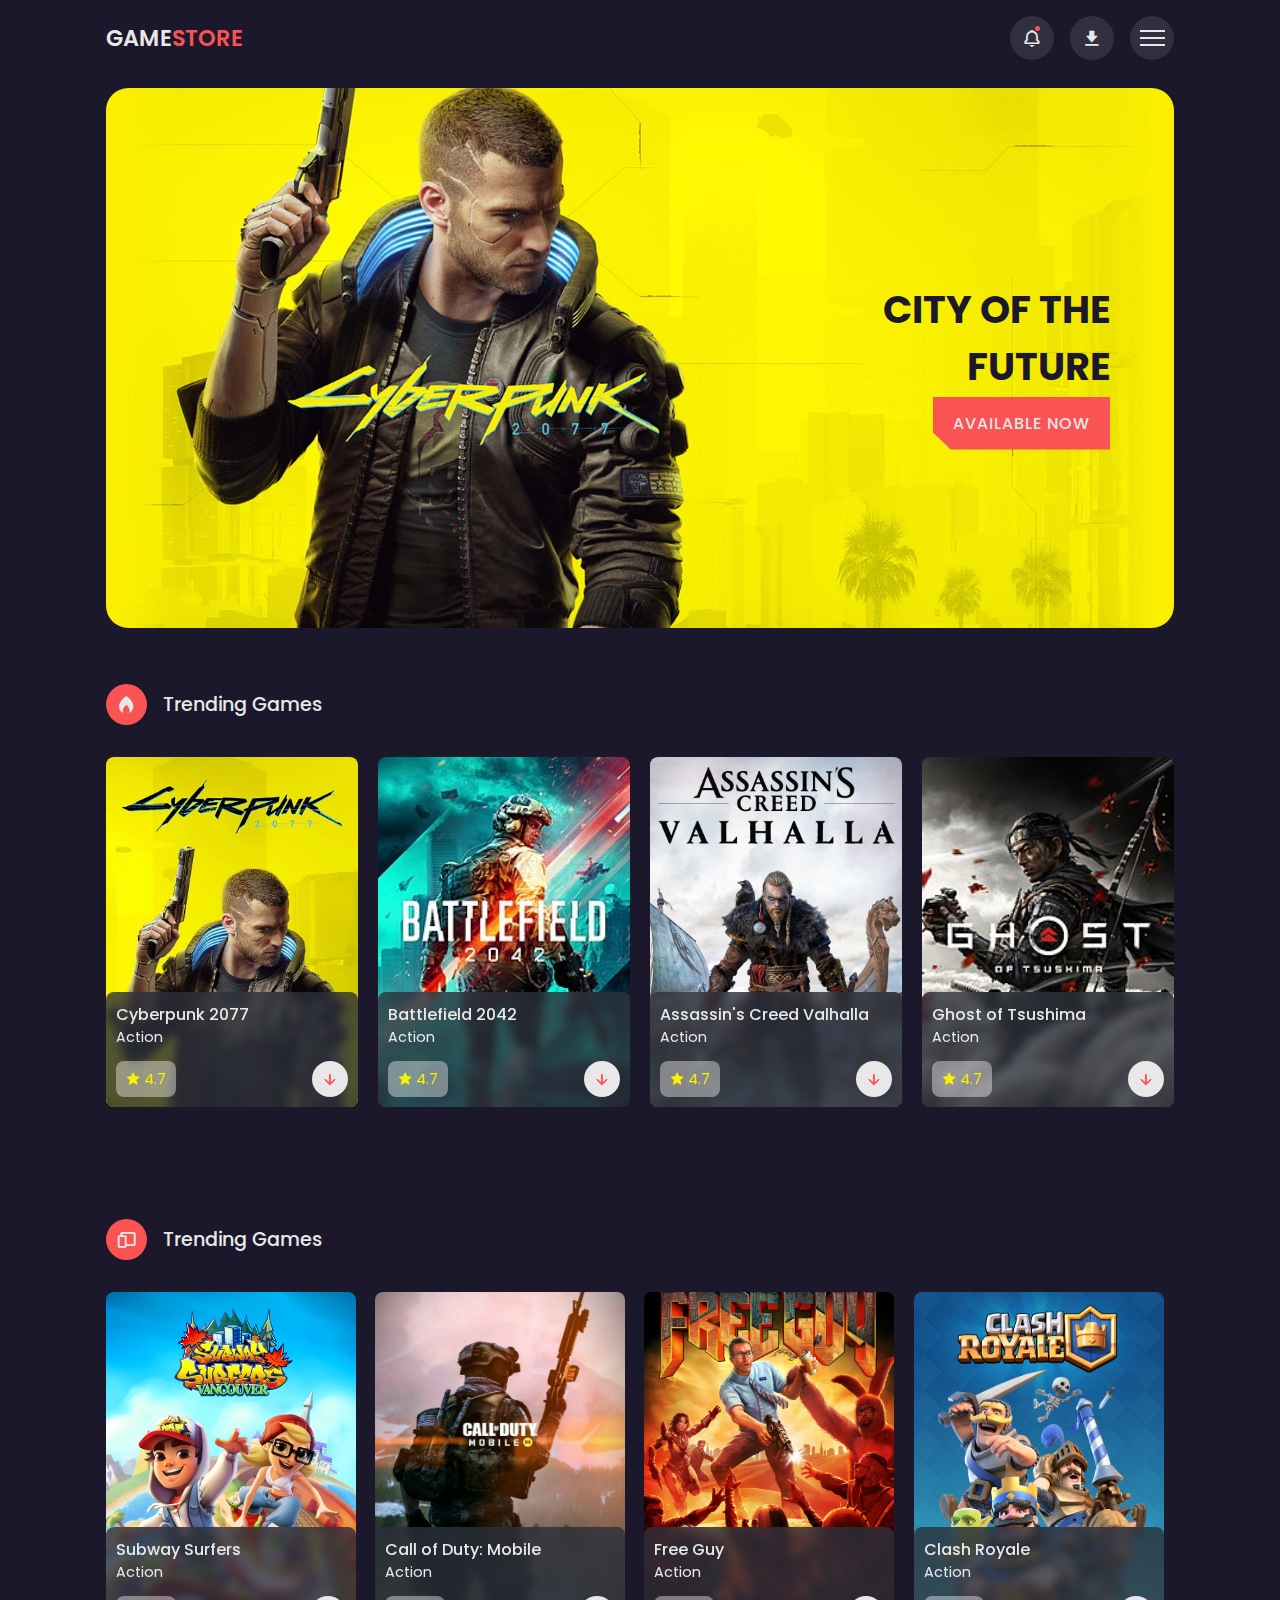
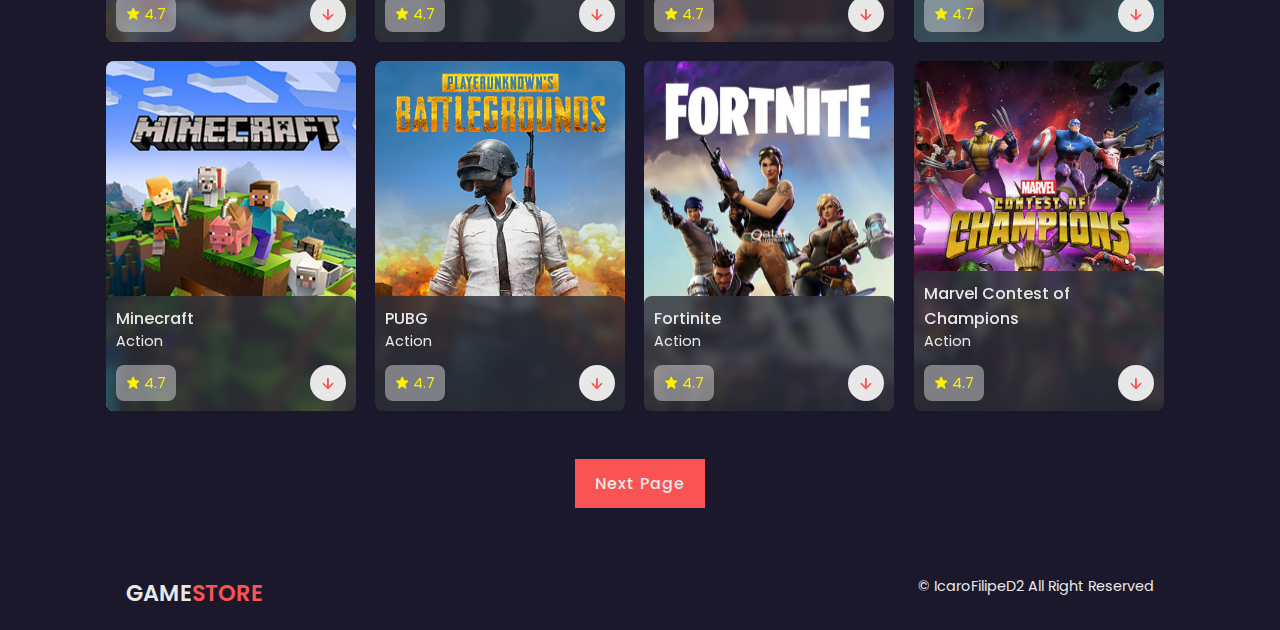
<file: Responsive Games/index.html>
<!DOCTYPE html>
<html lang="en">
<head>
    <meta charset="UTF-8">
    <meta http-equiv="X-UA-Compatible" content="IE=edge">
    <meta name="viewport" content="width=device-width, initial-scale=1.0">
    <title>Responsive Games Websites</title>
    <!-- Fav icon -->
    <link rel="shortcut icon" href="Img/fav.png" type="image/x-icon">

    <!-- Link to CSS -->
    <link rel="stylesheet" href="style.css">

    <!-- Box Icons -->
    <link href='https://unpkg.com/boxicons@2.1.4/css/boxicons.min.css' rel='stylesheet'>

    <!-- Swiper Css File -->
    <link rel="stylesheet" href="swiper-bundle.min.css">

</head>
<body>
    <!-- Custom Scroll Bar -->
    <div class="progress">
        <div class="progress-bar" id="scroll-bar"></div>
    </div>
    <!-- Header -->
    <header>
        <!-- Nav -->
        <div class="nav container">
            <!-- Logo -->
            <a href="index.html" class="logo">Game<span>Store</span></a>
            <!-- Nav Icons -->
            <div class="nav-icons">
                <i class='bx bx-bell bx-tada' id="bell-icon"><span></span></i>
                <i class='bx bxs-download'></i>
                <div class="menu-icon">
                    <div class="line1"></div>
                    <div class="line2"></div>
                    <div class="line3"></div>
                </div>
            </div>
            <!-- Menu -->
            <div class="menu">
                <img src="Img/menu.png" alt="">
                <div class="navbar">
                    <li><a href="#index.html">Home</a></li>
                    <li><a href="#trending">Trending</a></li>
                    <li><a href="#new">New Games</a></li>
                    <li><a href="#action">Action Games</a></li>
                    <li><a href="#contact">Contact Us</a></li>
                </div>
            </div>
            <!-- Notification -->
            <div class="notification">
                <div class="notification-box">
                    <i class='bx bxs-check-circle'></i>
                    <p>Congratulation, Your game download successfully.</p>
                </div>
                <div class="notification-box box-color">
                    <i class='bx bxs-x-circle'></i>
                    <p>Could not apply changes.</p>
                </div>
            </div>

        </div>
    </header>
    <!-- Home Section Start -->
    <section class="home container" id="home">
        <img src="Img/home.png" alt="">
        <div class="home-text">
            <h1>CITY OF THE <br> FUTURE</h1>
            <a href="#" class="btn">Available Now</a>
        </div>
    </section>
    <!-- Home Section End -->
    
    <!-- Trending Section Start -->
        <section class="trending container" id="trending">
            <div class="heading">
                <i class='bx bxs-flame'></i>
                <h2>Trending Games</h2>
            </div>
            <!-- Content -->
            <div class="trending-content swiper">
                <div class="swiper-wrapper">
                    <!-- Slide 1 -->
                    <div class="swiper-slide">
                        <div class="box">
                            <img src="Img/trending1.webp" alt="">
                            <div class="box-text">
                                <h2>Cyberpunk 2077</h2>
                                <h3>Action</h3>
                                <div class="ranting-download">
                                    <div class="rating">
                                        <i class='bx bxs-star'></i>
                                        <span>4.7</span>
                                    </div>
                                    <a href="#" class="box-btn"><i class='bx bx-down-arrow-alt'></i></a>
                                </div>
                            </div>
                        </div>
                    </div>
                    <!-- Slide 2 -->
                    <div class="swiper-slide">
                        <div class="box">
                            <img src="Img/trending2.jpg" alt="">
                            <div class="box-text">
                                <h2>Battlefield 2042</h2>
                                <h3>Action</h3>
                                <div class="ranting-download">
                                    <div class="rating">
                                        <i class='bx bxs-star'></i>
                                        <span>4.7</span>
                                    </div>
                                    <a href="#" class="box-btn"><i class='bx bx-down-arrow-alt'></i></a>
                                </div>
                            </div>
                        </div>
                    </div>
                    <!-- Slide 3 -->
                    <div class="swiper-slide">
                        <div class="box">
                            <img src="Img/trending3.jpg" alt="">
                            <div class="box-text">
                                <h2>Assassin's Creed Valhalla</h2>
                                <h3>Action</h3>
                                <div class="ranting-download">
                                    <div class="rating">
                                        <i class='bx bxs-star'></i>
                                        <span>4.7</span>
                                    </div>
                                    <a href="#" class="box-btn"><i class='bx bx-down-arrow-alt'></i></a>
                                </div>
                            </div>
                        </div>
                    </div>
                    <!-- Slide 4 -->
                    <div class="swiper-slide">
                        <div class="box">
                            <img src="Img/trending4.jpg" alt="">
                            <div class="box-text">
                                <h2>Ghost of Tsushima</h2>
                                <h3>Action</h3>
                                <div class="ranting-download">
                                    <div class="rating">
                                        <i class='bx bxs-star'></i>
                                        <span>4.7</span>
                                    </div>
                                    <a href="#" class="box-btn"><i class='bx bx-down-arrow-alt'></i></a>
                                </div>
                            </div>
                        </div>
                    </div>
                    <!-- Slide 5 -->
                    <div class="swiper-slide">
                        <div class="box">
                            <img src="Img/trending5.png" alt="">
                            <div class="box-text">
                                <h2>Grand Theft Auto V</h2>
                                <h3>Action</h3>
                                <div class="ranting-download">
                                    <div class="rating">
                                        <i class='bx bxs-star'></i>
                                        <span>4.7</span>
                                    </div>
                                    <a href="#" class="box-btn"><i class='bx bx-down-arrow-alt'></i></a>
                                </div>
                            </div>
                        </div>
                    </div>
                    <!-- Slide 6 -->
                    <div class="swiper-slide">
                        <div class="box">
                            <img src="Img/trending6.jpg" alt="">
                            <div class="box-text">
                                <h2>Dying Light 2</h2>
                                <h3>Action</h3>
                                <div class="ranting-download">
                                    <div class="rating">
                                        <i class='bx bxs-star'></i>
                                        <span>4.7</span>
                                    </div>
                                    <a href="#" class="box-btn"><i class='bx bx-down-arrow-alt'></i></a>
                                </div>
                            </div>
                        </div>
                    </div>
                    <!-- Slide 7 -->
                    <div class="swiper-slide">
                        <div class="box">
                            <img src="Img/trending7.png" alt="">
                            <div class="box-text">
                                <h2>Halo Infinite</h2>
                                <h3>Action</h3>
                                <div class="ranting-download">
                                    <div class="rating">
                                        <i class='bx bxs-star'></i>
                                        <span>4.7</span>
                                    </div>
                                    <a href="#" class="box-btn"><i class='bx bx-down-arrow-alt'></i></a>
                                </div>
                            </div>
                        </div>
                    </div>
                    <!-- Slide 8 -->
                    <div class="swiper-slide">
                        <div class="box">
                            <img src="Img/trending8.png" alt="">
                            <div class="box-text">
                                <h2>Resident Evil Village</h2>
                                <h3>Action</h3>
                                <div class="ranting-download">
                                    <div class="rating">
                                        <i class='bx bxs-star'></i>
                                        <span>4.7</span>
                                    </div>
                                    <a href="#" class="box-btn"><i class='bx bx-down-arrow-alt'></i></a>
                                </div>
                            </div>
                        </div>
                    </div>
                </div>
                

            </div>
        </section>
    <!-- Trending Section End -->
    <!-- New Section Start -->
    <section class="new container" id="new">
        <div class="heading">
            <i class='bx bx-devices'></i>
            <h2>Trending Games</h2>
        </div>
        <!-- Content -->
        <div class="new-content">
            <!-- Box 1 -->
            <div class="box">
                <img src="Img/new1.jpg" alt="">
                <div class="box-text">
                    <h2>Subway Surfers</h2>
                    <h3>Action</h3>
                    <div class="ranting-download">
                        <div class="rating">
                            <i class='bx bxs-star'></i>
                            <span>4.7</span>
                        </div>
                        <a href="download.html" class="box-btn"><i class='bx bx-down-arrow-alt'></i></a>
                    </div>
                </div>
            </div>
            <!-- Box 2 -->
            <div class="box">
                <img src="Img/new2.jpg" alt="">
                <div class="box-text">
                    <h2>Call of Duty: Mobile</h2>
                    <h3>Action</h3>
                    <div class="ranting-download">
                        <div class="rating">
                            <i class='bx bxs-star'></i>
                            <span>4.7</span>
                        </div>
                        <a href="#" class="box-btn"><i class='bx bx-down-arrow-alt'></i></a>
                    </div>
                </div>
            </div>
            <!-- Box 3 -->
            <div class="box">
                <img src="Img/new3.jpg" alt="">
                <div class="box-text">
                    <h2>Free Guy</h2>
                    <h3>Action</h3>
                    <div class="ranting-download">
                        <div class="rating">
                            <i class='bx bxs-star'></i>
                            <span>4.7</span>
                        </div>
                        <a href="#" class="box-btn"><i class='bx bx-down-arrow-alt'></i></a>
                    </div>
                </div>
            </div>
            <!-- Box 4 -->
            <div class="box">
                <img src="Img/new4.jpg" alt="">
                <div class="box-text">
                    <h2>Clash Royale</h2>
                    <h3>Action</h3>
                    <div class="ranting-download">
                        <div class="rating">
                            <i class='bx bxs-star'></i>
                            <span>4.7</span>
                        </div>
                        <a href="#" class="box-btn"><i class='bx bx-down-arrow-alt'></i></a>
                    </div>
                </div>
            </div>
            <!-- Box 5 -->
            <div class="box">
                <img src="Img/new5.png" alt="">
                <div class="box-text">
                    <h2>Minecraft</h2>
                    <h3>Action</h3>
                    <div class="ranting-download">
                        <div class="rating">
                            <i class='bx bxs-star'></i>
                            <span>4.7</span>
                        </div>
                        <a href="#" class="box-btn"><i class='bx bx-down-arrow-alt'></i></a>
                    </div>
                </div>
            </div>
            <!-- Box 6 -->
            <div class="box">
                <img src="Img/new6.png" alt="">
                <div class="box-text">
                    <h2>PUBG</h2>
                    <h3>Action</h3>
                    <div class="ranting-download">
                        <div class="rating">
                            <i class='bx bxs-star'></i>
                            <span>4.7</span>
                        </div>
                        <a href="#" class="box-btn"><i class='bx bx-down-arrow-alt'></i></a>
                    </div>
                </div>
            </div>
            <!-- Box 7 -->
            <div class="box">
                <img src="Img/new7.png" alt="">
                <div class="box-text">
                    <h2>Fortinite</h2>
                    <h3>Action</h3>
                    <div class="ranting-download">
                        <div class="rating">
                            <i class='bx bxs-star'></i>
                            <span>4.7</span>
                        </div>
                        <a href="#" class="box-btn"><i class='bx bx-down-arrow-alt'></i></a>
                    </div>
                </div>
            </div>
            <!-- Box 8 -->
            <div class="box">
                <img src="Img/new8.jpg" alt="">
                <div class="box-text">
                    <h2>Marvel Contest of Champions</h2>
                    <h3>Action</h3>
                    <div class="ranting-download">
                        <div class="rating">
                            <i class='bx bxs-star'></i>
                            <span>4.7</span>
                        </div>
                        <a href="#" class="box-btn"><i class='bx bx-down-arrow-alt'></i></a>
                    </div>
                </div>
            </div>
        </div>
        <div class="next-page">
            <a href="#">Next Page</a>
        </div>
    </section>
    <!-- New Section End -->
    <!-- Copyright -->
    <div class="copyright container">
        <a href="#" class="logo">Game<span>Store</span></a>
        <p>&#169; IcaroFilipeD2 All Right Reserved</p>
    </div>



    <!-- Link Swiper File -->
    <script src="swiper-bundle.min.js"></script>
    <!-- Link to Js-->
    <script src="main.js"></script>
</body>
</html>
</file>
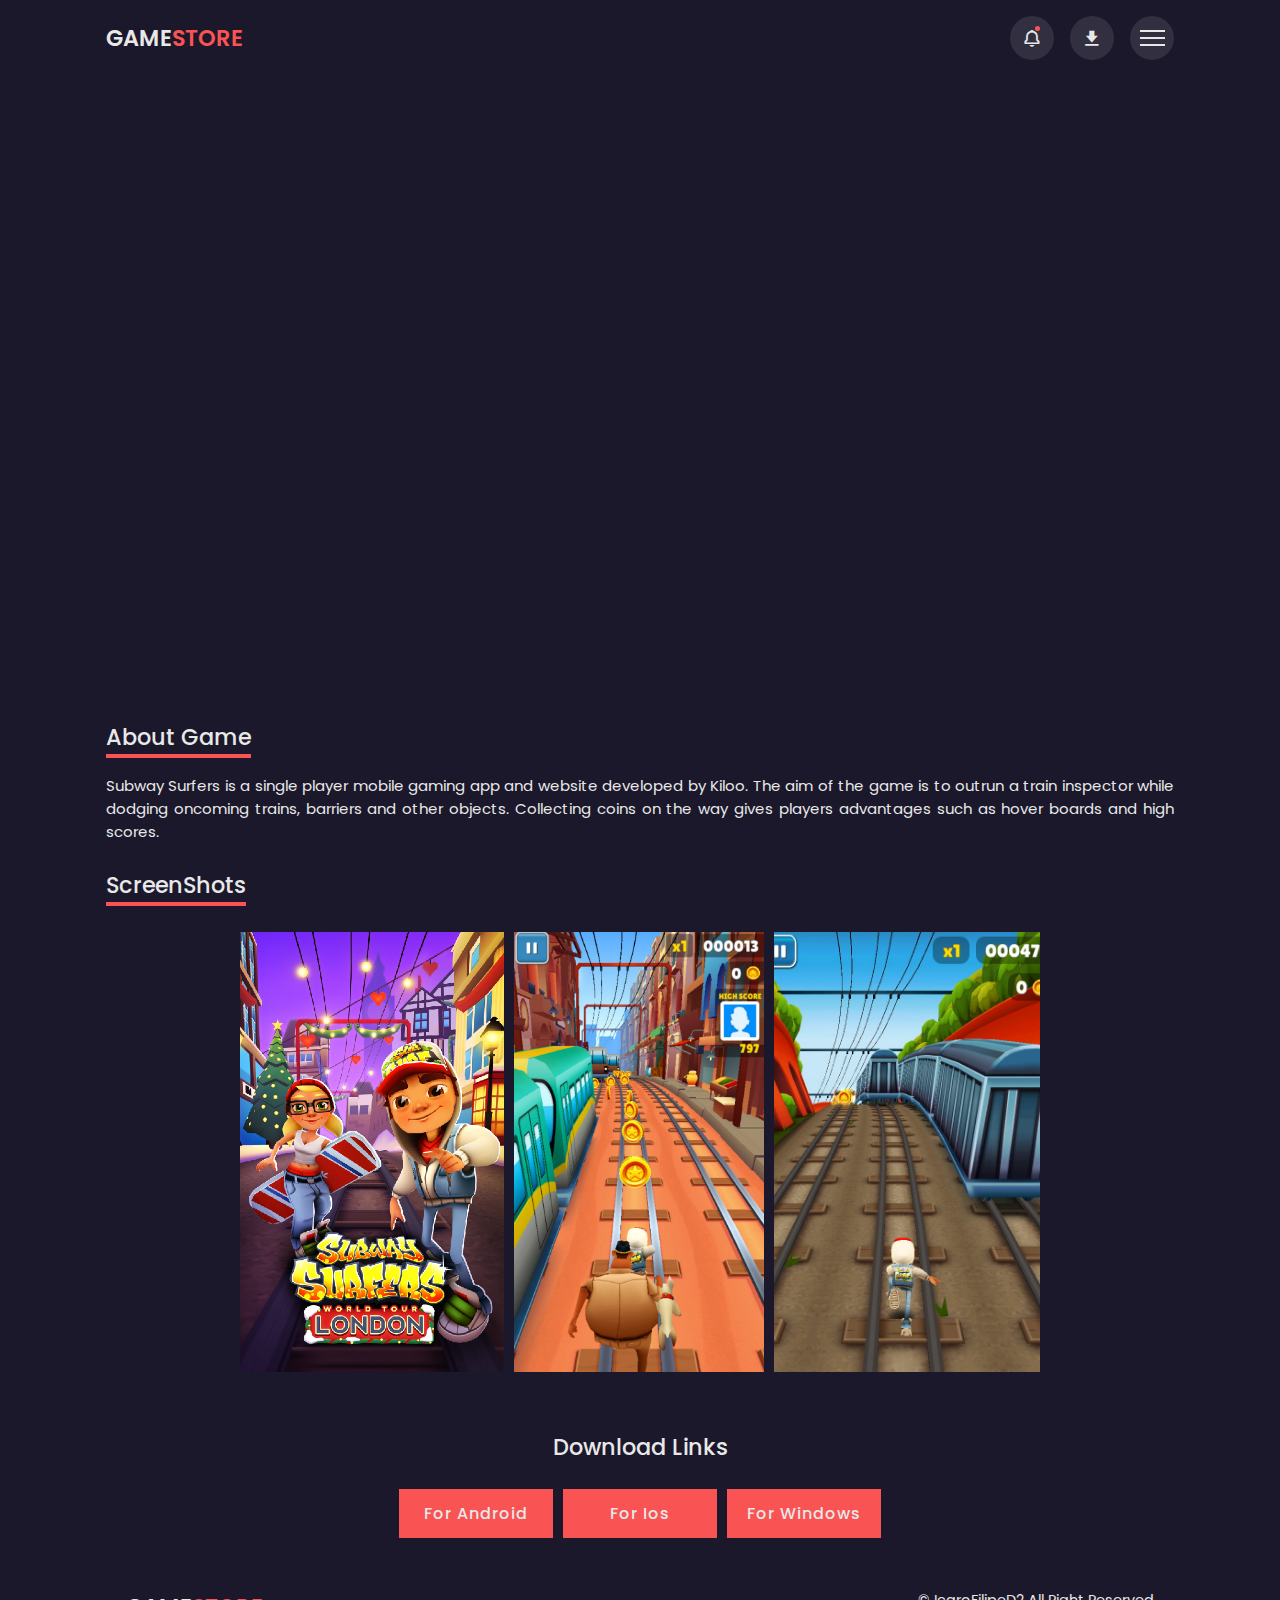
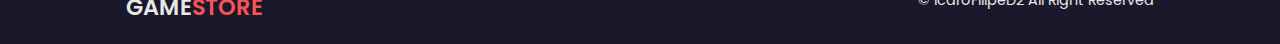
<file: Responsive Games/download.html>
<!DOCTYPE html>
<html lang="en">
<head>
    <meta charset="UTF-8">
    <meta http-equiv="X-UA-Compatible" content="IE=edge">
    <meta name="viewport" content="width=device-width, initial-scale=1.0">
    <title>Download Page</title>
    <!-- Fav icon -->
    <link rel="shortcut icon" href="Img/fav.png" type="image/x-icon">

    <!-- Link to CSS -->
    <link rel="stylesheet" href="style.css">

    <!-- Box Icons -->
    <link href='https://unpkg.com/boxicons@2.1.4/css/boxicons.min.css' rel='stylesheet'>

    <!-- Swiper Css File -->
    <link rel="stylesheet" href="swiper-bundle.min.css">

</head>
<body>
    <!-- Custom Scroll Bar -->
    <div class="progress">
        <div class="progress-bar" id="scroll-bar"></div>
    </div>
    <!-- Header -->
    <header>
        <!-- Nav -->
        <div class="nav container">
            <!-- Logo -->
            <a href="index.html" class="logo">Game<span>Store</span></a>
            <!-- Nav Icons -->
            <div class="nav-icons">
                <i class='bx bx-bell bx-tada' id="bell-icon"><span></span></i>
                <i class='bx bxs-download'></i>
                <div class="menu-icon">
                    <div class="line1"></div>
                    <div class="line2"></div>
                    <div class="line3"></div>
                </div>
            </div>
            <!-- Menu -->
            <div class="menu">
                <img src="Img/menu.png" alt="">
                <div class="navbar">
                    <li><a href="#index.html">Home</a></li>
                    <li><a href="#trending">Trending</a></li>
                    <li><a href="#new">New Games</a></li>
                    <li><a href="#action">Action Games</a></li>
                    <li><a href="#contact">Contact Us</a></li>
                </div>
            </div>
            <!-- Notification -->
            <div class="notification">
                <div class="notification-box">
                    <i class='bx bxs-check-circle'></i>
                    <p>Congratulation, Your game download successfully.</p>
                </div>
                <div class="notification-box box-color">
                    <i class='bx bxs-x-circle'></i>
                    <p>Could not apply changes.</p>
                </div>
            </div>

        </div>
    </header>
    <!-- Video -->
    <div class="video-container container">
        <iframe src="https://www.youtube.com/embed/fGy-x3H-nxU" title="Subway Surfers Official Trailer" frameborder="0" allow="accelerometer; autoplay; clipboard-write; encrypted-media; gyroscope; picture-in-picture; web-share; muted" allowfullscreen></iframe>
    </div>
    <!-- About -->
    <div class="about container">
        <h2>About Game</h2>
        <p>Subway Surfers is a single player mobile gaming app and website developed by Kiloo. The aim of the game is to outrun a train inspector while dodging oncoming trains, barriers and other objects. Collecting coins on the way gives players advantages such as hover boards and high scores.
        </p>
    </div>
    <!-- ScreenShot -->
    <div class="screenshots container">
        <h2>ScreenShots</h2>
        <div class="screenshots-content">
            <img src="Img/screenshots1.jpg" alt="">
            <img src="Img/screenshots2.jpg" alt="">
            <img src="Img/screenshots3.jpg" alt="">
        </div>
    </div>
    <!-- Download -->
    <div class="download">
        <h2>Download Links</h2>
        <div class="download-links">
            <a href="https://play.google.com/store/apps/details?id=com.kiloo.subwaysurf&hl=pt_BR&gl=US" target="_blank">For Android</a>
            <a href="https://apps.apple.com/br/app/subway-surfers/id512939461" target="_blank">For Ios</a>
            <a href="https://poki.com.br/g/subway-surfers?campaign=15295520281&adgroup=138441426628&extensionid=&targetid=aud-1419837971740:kwd-37349515165&location=1001566&matchtype=p&network=g&device=c&devicemodel=&creative=562424427280&keyword=subway%20surfers&placement=&target=&gclid=Cj0KCQiAorKfBhC0ARIsAHDzsluNy1pRmN42iJ8sKPcWl91Q1S_u4PrOXAYXFak9n53xsJes9-xeU7EaAtkoEALw_wcB" target="_blank">For Windows</a>
        </div>
    </div>
    
    <!-- Copyright -->
    <div class="copyright container">
        <a href="#" class="logo">Game<span>Store</span></a>
        <p>&#169; IcaroFilipeD2 All Right Reserved</p>
    </div>
    
    <!-- Link Swiper File -->
    <script src="swiper-bundle.min.js"></script>
    <!-- Link to Js-->
    <script src="main.js"></script>
</body>
</html>
</file>
<file: Responsive Games/style.css>
/* Google Fonts */
@import url('https://fonts.googleapis.com/css2?family=Poppins:wght@300;400;500;600;700;800&display=swap');

*{
    font-family: 'Poppins', sans-serif;
    margin: 0;
    padding: 0;
    scroll-behavior: smooth;
    box-sizing: border-box;
    list-style: none;
    text-decoration: none;
    scroll-padding-top: 2rem;
}
/* Variables */
:root {
    --main-color: #fa5353;
    /* Second Color Choice */
    /* --main-color: #0d81ec; */
    --dark-color: #1b182b;
    --light-color: #322f40;
    --text-color: hsl(0, 0%, 91%);
}
::selection {
    color: var(--text-color);
    background: var(--main-color);
}

section {
    padding: 4rem 0 3rem;
}

img {
    width: 100%;
}

body {
    color: var(--text-color);
    background: var(--dark-color);
}
.container {
    max-width: 1068px;
    margin: auto;
    width: 100%;
}
/* Header */
header {
    position: fixed;
    top: 0;
    left: 0;
    width: 100%;
    background: var(--dark-color);
    z-index: 100;
}

/* Nav */
.nav {
    display: flex;
    align-items: center;
    justify-content: center;
    padding: 16px 0;
}

/* Logo */
.logo {
    font-size: 1.4rem;
    font-weight: 600;
    color: var(--text-color);
    text-transform: uppercase;
    margin: 0 auto 0 0;
}

.logo span {
    color: var(--main-color);
}

/* Nav Icons */
.nav-icons {
    display: flex;
    align-items: center;
    column-gap: 1rem;
}

.nav-icons .bx {
    font-size: 20px;
    height: 44px;
    width: 44px;
    display: grid;
    place-items: center;
    color: var(--text-color);
    background: var(--light-color);
    border-radius: 50%;
    cursor: pointer;
}

#bell-icon {
    position: relative;
}

#bell-icon span {
    content: '';
    width: 5px;
    height: 5px;
    border-radius: 50%;
    background: var(--main-color);
    position: absolute;
    top: 10px;
    right: 14px;
}

/* Menu Icon */
.menu-icon {
    display: flex;
    flex-direction: column;
    align-items: center;
    justify-content: center;
    row-gap: 5px;
    height: 44px;
    width: 44px;
    border-radius: 50%;
    background: var(--light-color);
    cursor: pointer;
    z-index: 200;
    transition: 0.3s;
}

.menu-icon div {
    display: block;
    background: var(--text-color);
    height: 2px;
    width: 25px;
    transition: .3s;
}

.move .line1 {
    transform: rotate(-45deg) translate(-5px, 5px);
}

.move .line2 {
    opacity: 0;
}

.move .line3 {
    transform: rotate(45deg) translate(-5px, -5px);
}

/* Menu */
.menu {
    position: fixed;
    left: 0;
    top: 0;
    width: 100%;
    height: 100vh;
    background: rgba( 0, 0, 14, 0.9);
    z-index: 106;
    display: flex;
    align-items: center;
    justify-content: space-between;
    transition: 0.5s;
    clip-path: circle(0% at 100% 0%);
}

.menu.active {
    clip-path: circle(144% at 100% 0%);
}

.menu img {
    width: 700px;
}

.navbar {
    display: grid;
    row-gap: 1rem;
    text-align: right;
    padding-right: 2rem;
}

.navbar a {
    font-size: 1.6rem;
    color: var(--text-color);
    font-weight: 500;
    transition: .2s;
}

.navbar a:hover {
    border-bottom: 4px solid var(--main-color);
    font-size: 1.8rem;
}

/* Notification */
.notification {
    position: absolute;
    top: 110%;
    right: 5rem;
    background: var(--light-color);
    width: 300px;
    height: 350px;
    border-radius: 0.5rem;
    padding: 10px;
    display: flex;
    flex-direction: column;
    row-gap: 1rem;
    clip-path: circle(0% at 100% 0%);
}

.notification.active {
    clip-path: circle(144% at 100% 0%);
    transition: 0.3s;
}

.notification-box {
    display: flex;
    align-items: baseline;
    column-gap: 1rem;
    border-radius: 0.5rem;
    background: var(--dark-color);
    padding: 10px;
}

.notification-box .bx {
    color: #faf102;
}

.box-color {
    background: hsl( 0, 0%, 100%, 0.4);
}

.box-color .bx {
    color: var(--main-color);
}

/* Home */
.home {
    position: relative;
    min-height: 540px;
    display: flex;
    align-items: center;
    justify-content: flex-end;
    margin-top: 5rem;
}

.home img {
    position: absolute;
    width: 100%;
    height: 100%;
    object-fit: cover;
    border-radius: 1.4rem;
    z-index: -1;
}

.home-text {
    padding-right: 4rem;
    text-align: right;
}

.home-text h1 {
    font-size: 2.4rem;
    text-transform: uppercase;
    color: var(--dark-color);
    margin-bottom: 1rem;
}

.btn {
    background: var(--main-color);
    padding: 15px 20px;
    color: var(--text-color);
    text-transform: uppercase;
    font-size: 1rem;
    letter-spacing: 1px;
    font-weight: 500;
    clip-path: polygon(0 0, 100% 0%, 100% 100%, 10% 100%, 0% 68%);
}

.btn:hover {
    background: var(--light-color);
    transition: 0.3s all linear;
}

/* Heading */
.heading {
    display: flex;
    align-items: center;
    column-gap: 1rem;
    margin-bottom: 2rem;
}

.heading .bx {
    font-size: 21px;
    color: var(--text-color);
    background: var(--main-color);
    padding: 10px;
    border-radius: 5rem;
}

.heading h2 {
    font-size: 1.2rem;
    font-weight: 500;
}

.box {
    position: relative;
    width: 100%;
    height: 350px;
    border-radius: 0.5rem;
}

.box img {
    width: 100%;
    height: 100%;
    object-fit: cover;
    border-radius: 0.5rem;
}

.box .box-text {
    position: absolute;
    right: 0;
    left: 0;
    bottom: 0;
    padding: 10px;
    background: hsl(227, 14%, 20%, 0.8);
    backdrop-filter: blur(4px);
    border-radius: 0.5rem;
}

.box .box-text h2 {
    font-size: 1rem;
    font-weight: 500;
}

.box .box-text h3 {
    font-size: 0.9rem;
    font-weight: 400;
    margin-bottom: 0.8rem;
}

.ranting-download {
    display: flex;
    justify-content: space-between;
}

.rating {
    display: flex;
    align-items: center;
    column-gap: 4px;
    background: hsl(0, 0%, 100%, 0.4);
    padding: 4px 10px;
    border-radius: 0.5rem;
}

.rating .bx {
    color: #faf102;
    font-size: 0.9rem;
}

.rating span {
    color: #faf102;
    font-size: 0.9rem;
}

.box-btn .bx{
    padding: 8px;
    background: var(--text-color);
    border-radius: 5rem;
    color: var(--main-color);
    font-weight: 400;
    font-size: 20px;
}

.box-btn .bx:hover {
    background: var(--dark-color);
}

/* New */
.new-content {
    display: grid;
    grid-template-columns: repeat(auto-fit, minmax(240px, 250px));
    gap: 1.2rem;
}

.next-page {
    display: flex;
    justify-content: center;
    align-items: center;
    margin-top: 3rem;
}

.next-page a {
    background: var(--main-color);
    padding: 12px 20px;
    color: var(--text-color);
    letter-spacing: 1px;
    font-weight: 500;
}

.next-page a:hover {
    background: var(--light-color);
    transition: 0.3s all linear;
}

.copyright {
    display: flex;
    justify-content: space-between;
    padding: 20px;
}

.copyright p {
    font-size: 0.9rem;
    color: var(--text-color);
}

/* Download Page Css */
.video-container iframe {
    width: 100%;
    aspect-ratio: 16/9;
}

.video-container {
    margin-top: 5rem;
}

.about {
    margin-top: 2rem;
}

.about h2 {
    display: inline-flex;
    font-size: 1.4rem;
    font-weight: 500;
    border-bottom: 4px solid var(--main-color);
}

.about p {
    font-size: 0.938rem;
    margin-top: 1rem;
    text-align: justify;
}

.screenshots h2 {
    display: inline-flex;
    font-size: 1.4rem;
    font-weight: 500;
    border-bottom: 4px solid var(--main-color);
    margin: 1.6rem 0;
}

.screenshots-content {
    display: grid;
    grid-template-columns: repeat(auto-fit, minmax(250px, auto));
    gap: 10px;
    justify-content: center;
    max-width: 800px;
    margin: auto;
    width: 100%;
}

.screenshots-content img {
    width: 100%;
    height: 440px;
    object-fit: cover;
}

.download {
    max-width: 800px;
    margin: auto;
    width: 100%;
    display: grid;
    justify-content: center;
    margin-top: 2rem;
}

.download h2 {
    text-align: center;
    font-size: 1.4rem;
    font-weight: 500;
    margin: 1.6rem 0;
}

.download-links {
    display: grid;
    grid-template-columns: repeat(3, 1fr);
    gap: 10px;
    margin-bottom: 2rem;
}

.download-links a {
    text-align: center;
    background: var(--main-color);
    padding: 12px 20px;
    color: var(--text-color);
    letter-spacing: 1px;
    font-weight: 500;
}

.download-links a:hover {
    background: var(--light-color);
    transition: 0.3s all linear;
}

/* Display Block For Deafault  Scroll  Bar */
html::-webkit-scrollbar {
    display: none;
}

/* Custom Scroll Bar */
.progress {
    position: fixed;
    top: 0;
    left: 0;
    width: 100%;
    height: 4px;
    z-index: 300;
}

.progress-bar {
    height: 4px;
    background: var(--main-color);
    width: 0%;
}
/* Making Responsive / Breakpoints */
@media (max-width: 1080px) {
    .container {
        margin: 0 auto;
        width: 90%;
    }
    .nav {
        padding: 10px 0;
    }
    .notification {
        right: 4rem;
    }
    .menu img {
        width: 500px;
    }
    section {
        padding: 3rem 0 2rem;
    }
    .home {
        margin-top: 4rem !important;
        min-height: 440px;
    }
    .home img {
        border-radius: 1rem;
    }
    .new-content {
        grid-template-columns: repeat(auto-fit, minmax(200px, auto));
    }
    .video-container {
        margin-top: 5rem !important;
    }
}

/* For Medium Device */
@media (max-width: 774px) {
    .notification{
        right: 1rem;
    }
    .menu img {
        width: 400px;
    }
    .home {
        min-height: 300px;
    }
    .home-text h1 {
        font-size: 2rem;
    }
    .btn {
        padding: 12px 17px;
    }
    .screenshots-content {
        grid-template-columns: repeat(auto-fit, minmax(250px, 300px));
    }
}

@media (max-width: 560px) {
    .menu img {
        display: none;
    }
    .menu {
        justify-content: flex-end;
    }
    .nav {
        padding: 8px 0;
    }
    .nav-icons .bx,
    .menu-icon{
        height: 40px;
        width: 40px;
    }
    
    .home {
        min-height: 240px;
    }
    .home-text {
        padding-right: 1rem;
    }
    p {
        font-size: 0.875rem;
    }
    .download-links {
        grid-template-columns: 1fr;
    }
}

/* For Small Devices */
@media (max-width: 360px) {
    .logo {
        font-size: 1.2rem;
    }
    .navbar a {
        font-size: 1.3rem;
    }
    .navbar a:hover {
        font-size: 1.4rem;
    }
    .notification {
        width: 270px;
    }
    .home {
        min-height: 214px;
    }
    .home-text h1 {
        font-size: 1.4rem;
    }
    .heading .bx {
        padding: 8px;
    }
    .heading h2 {
        font-size: 1.1rem;
    }
    .box {
        height: 420px;
    }
    .copyright {
        flex-direction: column;
        align-items: center;
        row-gap: 1rem;
    }
    .copyright .logo {
        margin: 0;
    }
    .about h2, 
    .screenshots h2 .download h2 {
        font-size: 1.2rem;
    }
}
</file>
